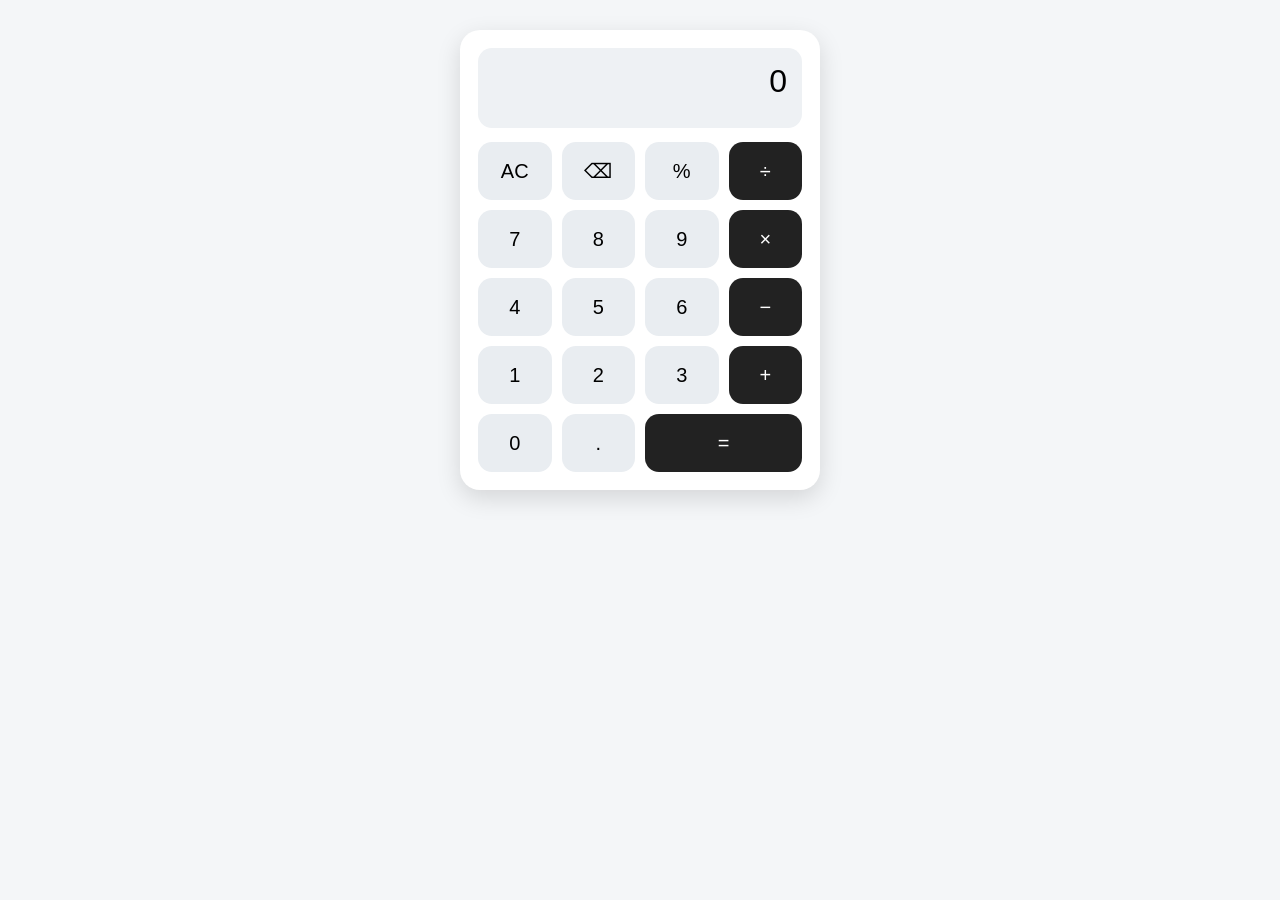
<file: calculator.html>
<!DOCTYPE html>
<html lang="en">
<head>
<meta charset="UTF-8">
<meta name="viewport" content="width=device-width, initial-scale=1.0">
<title>CHINARLI Calculator</title>
<style>
*{box-sizing:border-box}
body{margin:0;font-family:Arial,sans-serif;background:#f4f6f8;display:flex;justify-content:center;padding:30px 15px}
.calculator{width:100%;max-width:360px;background:#fff;padding:18px;border-radius:20px;box-shadow:0 8px 25px #0002}
.display{height:80px;background:#eef1f4;border-radius:14px;margin-bottom:14px;padding:15px;font-size:32px;text-align:right;overflow:auto}
.keys{display:grid;grid-template-columns:repeat(4,1fr);gap:10px}
button{height:58px;border:0;border-radius:14px;background:#e9edf1;font-size:20px;cursor:pointer}
button:active{transform:scale(.97)}
.operator,.equal{background:#222;color:#fff}
.equal{grid-column:span 2}
</style>
</head>
<body>
<div class="calculator">
  <div class="display" id="display">0</div>
  <div class="keys">
    <button onclick="clearAll()">AC</button>
    <button onclick="del()">⌫</button>
    <button onclick="add('%')">%</button>
    <button class="operator" onclick="add('/')">÷</button>
    <button onclick="add('7')">7</button><button onclick="add('8')">8</button><button onclick="add('9')">9</button>
    <button class="operator" onclick="add('*')">×</button>
    <button onclick="add('4')">4</button><button onclick="add('5')">5</button><button onclick="add('6')">6</button>
    <button class="operator" onclick="add('-')">−</button>
    <button onclick="add('1')">1</button><button onclick="add('2')">2</button><button onclick="add('3')">3</button>
    <button class="operator" onclick="add('+')">+</button>
    <button onclick="add('0')">0</button><button onclick="add('.')">.</button>
    <button class="equal" onclick="calculate()">=</button>
  </div>
</div>
<script>
let value="";
const display=document.getElementById("display");
function show(){display.textContent=value||"0"}
function add(x){if(value==="Error")value="";value+=x;show()}
function clearAll(){value="";show()}
function del(){value=value.slice(0,-1);show()}
function calculate(){
  try{
    if(!/^[0-9+\-*/%.() ]+$/.test(value))throw 0;
    let result=Function("return "+value.replace(/%/g,"/100"))();
    if(!Number.isFinite(result))throw 0;
    value=String(Math.round(result*1e12)/1e12);
  }catch{value="Error"}
  show();
}
document.addEventListener("keydown",e=>{
  if(/[0-9+\-*/%.]/.test(e.key))add(e.key);
  else if(e.key==="Enter")calculate();
  else if(e.key==="Backspace")del();
  else if(e.key==="Escape")clearAll();
});
</script>
</body>
</html>
</file>
